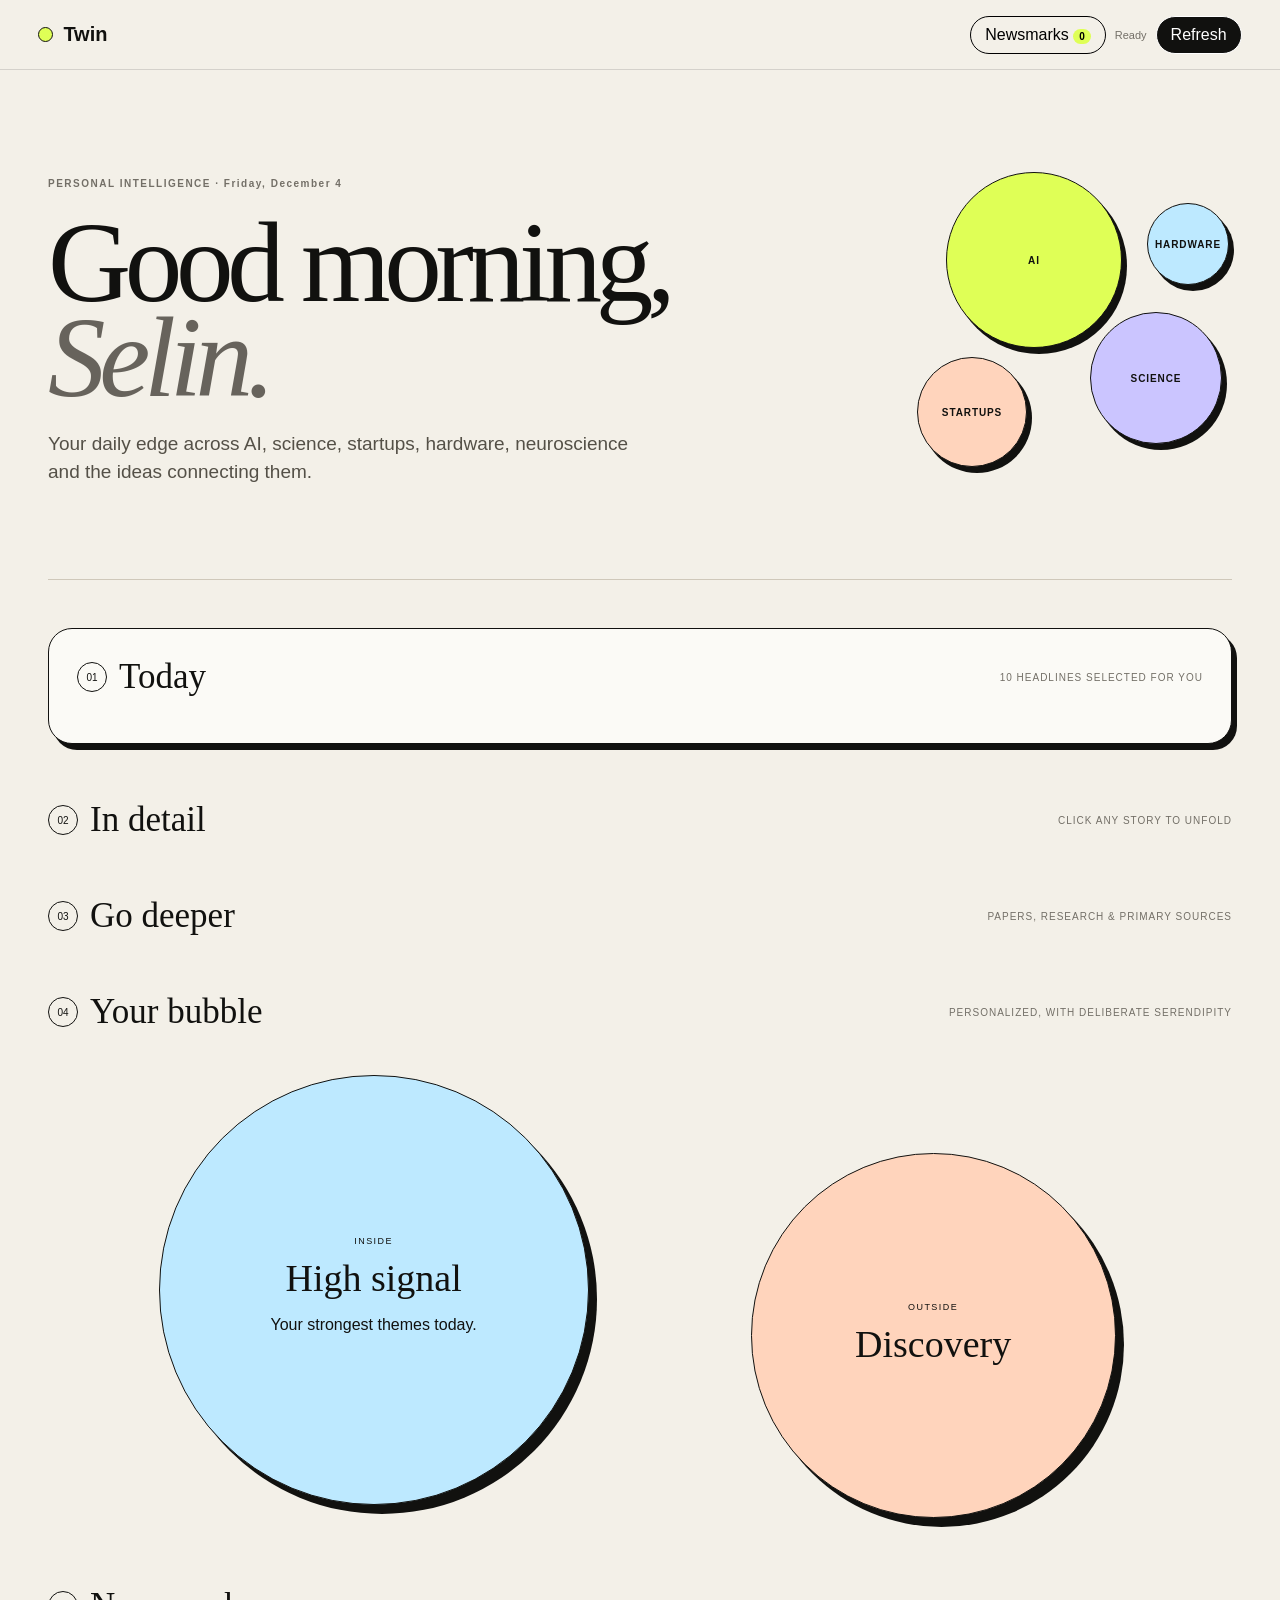
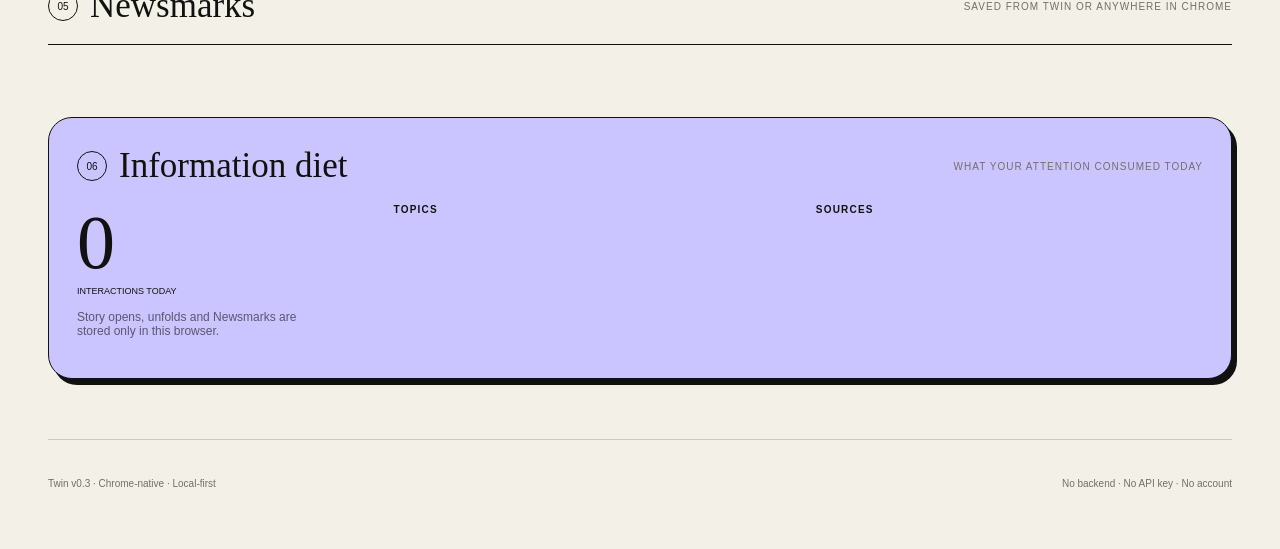
<file: dashboard.html>
<!doctype html><html><head><meta charset="utf-8"><meta name="viewport" content="width=device-width,initial-scale=1"><title>Twin — Morning Intelligence</title><link rel="stylesheet" href="dashboard.css"></head><body>
<header class="topbar"><a class="brand" href="#top"><span></span>Twin</a><nav><button id="newsmarksNav" class="pill">Newsmarks <b id="markCount">0</b></button><span id="status">Ready</span><button id="refresh" class="pill dark">Refresh</button></nav></header>
<main id="top"><section class="hero"><div><p class="eyebrow">PERSONAL INTELLIGENCE · <span id="date"></span></p><h1>Good morning,<br><em id="name">Selin.</em></h1><p class="lede">Your daily edge across AI, science, startups, hardware, neuroscience and the ideas connecting them.</p></div><div class="orbits"><i class="o ai">AI</i><i class="o sci">SCIENCE</i><i class="o vc">STARTUPS</i><i class="o hw">HARDWARE</i></div></section>
<section class="panel today"><div class="head"><div><span>01</span><h2>Today</h2></div><p>10 headlines selected for you</p></div><ol id="today"></ol></section>
<section><div class="head"><div><span>02</span><h2>In detail</h2></div><p>Click any story to unfold</p></div><div id="sections"></div></section>
<section><div class="head"><div><span>03</span><h2>Go deeper</h2></div><p>Papers, research & primary sources</p></div><div id="deep"></div></section>
<section><div class="head"><div><span>04</span><h2>Your bubble</h2></div><p>Personalized, with deliberate serendipity</p></div><div class="bubbleWrap"><div class="bubble inside"><div><small>INSIDE</small><strong>High signal</strong><p id="insideText">Your strongest themes today.</p></div></div><div class="bubble outside"><div><small>OUTSIDE</small><strong>Discovery</strong><div id="outside"></div></div></div></div></section>
<section id="newsmarks"><div class="head"><div><span>05</span><h2>Newsmarks</h2></div><p>Saved from Twin or anywhere in Chrome</p></div><div id="marks"></div></section>
<section class="panel diet"><div class="head"><div><span>06</span><h2>Information diet</h2></div><p>What your attention consumed today</p></div><div class="dietGrid"><div><strong id="dietTotal" class="big">0</strong><small>INTERACTIONS TODAY</small><p>Story opens, unfolds and Newsmarks are stored only in this browser.</p></div><div><h3>TOPICS</h3><div id="topicBars"></div></div><div><h3>SOURCES</h3><div id="sourceBars"></div></div></div></section>
<footer><span>Twin v0.3 · Chrome-native · Local-first</span><span>No backend · No API key · No account</span></footer></main><script type="module" src="dashboard.js"></script></body></html>
</file>
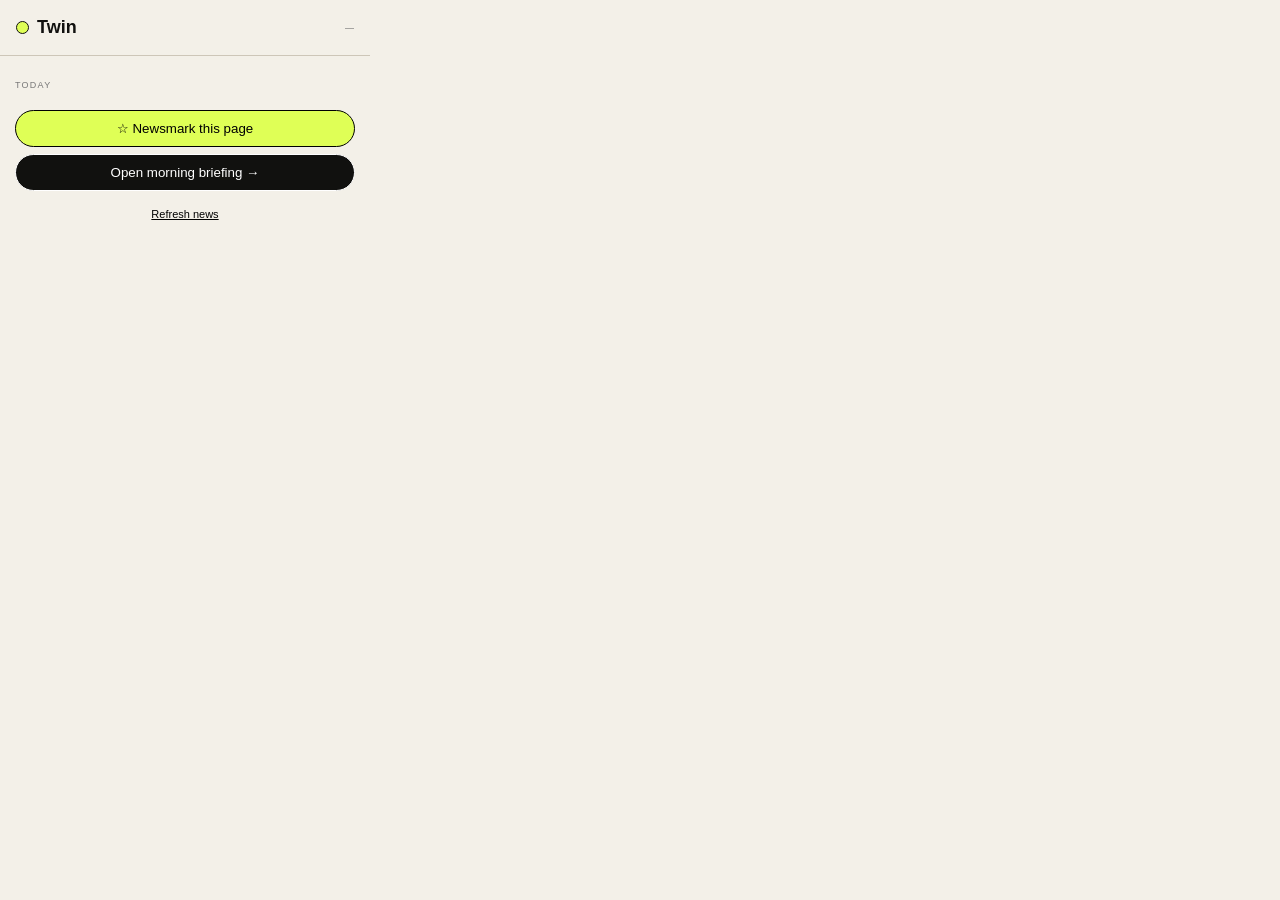
<file: popup.html>
<!doctype html><html><head><meta charset="utf-8"><link rel="stylesheet" href="popup.css"></head><body><header><b><i></i>Twin</b><span id="updated">—</span></header><main><p class="eyebrow">TODAY</p><ol id="top"></ol><button id="current" class="soft">☆ Newsmark this page</button><button id="open" class="main">Open morning briefing →</button><button id="refresh" class="text">Refresh news</button></main><script type="module" src="popup.js"></script></body></html>
</file>
<file: dashboard.css>
:root{--bg:#f3f0e8;--paper:#fbfaf6;--ink:#11110f;--muted:#736f67;--line:#cfc8ba;--lime:#dfff56;--lav:#cbc5ff;--sky:#bde9ff;--peach:#ffd4bc}*{box-sizing:border-box}html{scroll-behavior:smooth}body{margin:0;background:var(--bg);color:var(--ink);font-family:Arial,Helvetica,sans-serif}.topbar{height:70px;position:sticky;top:0;z-index:20;display:flex;align-items:center;justify-content:space-between;padding:0 3vw;border-bottom:1px solid rgba(0,0,0,.13);backdrop-filter:blur(18px);background:rgba(243,240,232,.91)}.brand{display:flex;gap:10px;align-items:center;color:inherit;text-decoration:none;font-weight:800;font-size:20px}.brand span{width:15px;height:15px;border:1px solid;border-radius:50%;background:var(--lime)}nav{display:flex;gap:9px;align-items:center}#status{font-size:11px;color:var(--muted)}button{font:inherit;cursor:pointer}.pill{border:1px solid;border-radius:999px;padding:9px 14px;background:transparent}.pill b{background:var(--lime);border-radius:99px;padding:2px 6px;font-size:10px}.pill.dark{background:var(--ink);color:white}main{max-width:1240px;margin:auto;padding:0 28px 60px}.hero{min-height:510px;display:grid;grid-template-columns:1.2fr .8fr;align-items:center;border-bottom:1px solid var(--line);padding:80px 0 55px}.eyebrow{font-size:10px;letter-spacing:.15em;color:var(--muted);font-weight:700}h1{font:400 clamp(66px,9vw,124px)/.82 Georgia,serif;letter-spacing:-.055em;margin:26px 0}h1 em{color:#67635c;font-weight:400}.lede{max-width:600px;color:#545047;font-size:19px;line-height:1.5}.orbits{height:340px;position:relative}.o{font-style:normal;position:absolute;border:1px solid;border-radius:50%;display:flex;align-items:center;justify-content:center;font-size:10px;letter-spacing:.09em;font-weight:800;box-shadow:5px 6px 0 var(--ink)}.ai{width:176px;height:176px;right:110px;top:5px;background:var(--lime)}.sci{width:132px;height:132px;right:10px;top:145px;background:var(--lav)}.vc{width:110px;height:110px;right:205px;top:190px;background:var(--peach)}.hw{width:82px;height:82px;right:3px;top:36px;background:var(--sky)}.panel{border:1px solid;border-radius:24px;background:var(--paper);box-shadow:5px 6px 0 var(--ink);padding:28px;margin-top:48px}.head{display:flex;align-items:center;justify-content:space-between;margin:56px 0 18px}.panel>.head{margin-top:0}.head>div{display:flex;align-items:center;gap:12px}.head span{width:30px;height:30px;border:1px solid;border-radius:50%;display:grid;place-items:center;font-size:10px}.head h2{font:400 35px Georgia,serif;margin:0}.head p{font-size:10px;letter-spacing:.1em;text-transform:uppercase;color:var(--muted)}#today{margin:0;padding:0;list-style:none;counter-reset:n}#today li{counter-increment:n;display:grid;grid-template-columns:38px 1fr auto;gap:10px;align-items:center;border-top:1px solid var(--line);min-height:59px}#today li:before{content:counter(n,decimal-leading-zero);font-size:10px;color:var(--muted)}.todayTitle{border:0;background:transparent;text-align:left;padding:13px 0;font:400 19px Georgia,serif}.todayTitle:hover{text-decoration:underline}.rowActions{display:flex;align-items:center;gap:6px}.round,.markBtn,.read{height:31px;border:1px solid;border-radius:999px;background:transparent;color:inherit;text-decoration:none;display:inline-grid;place-items:center;padding:0 10px;font-size:11px}.round{width:31px;padding:0}.marked{background:var(--lime)!important}.score{font-size:9px;border:1px solid;border-radius:99px;padding:5px 8px}.category{border-top:1px solid}.catTitle{display:flex;justify-content:space-between;padding:18px 0 10px}.catTitle h3,.diet h3{margin:0;font-size:10px;letter-spacing:.12em}.catTitle small{color:var(--muted)}details.story{border-top:1px solid var(--line)}details.story summary{list-style:none;cursor:pointer;display:grid;grid-template-columns:33px 1fr auto;gap:12px;align-items:center;padding:18px 4px}summary::-webkit-details-marker{display:none}.plus{width:25px;height:25px;border:1px solid;border-radius:50%;display:grid;place-items:center;transition:.2s}details[open] .plus{transform:rotate(45deg);background:var(--ink);color:white}.storyTitle{font:400 22px/1.18 Georgia,serif}.meta{font-size:9px;text-transform:uppercase;letter-spacing:.08em;color:var(--muted)}.body{padding:0 4px 24px 49px;display:grid;grid-template-columns:1fr 280px;gap:28px}.copy{color:#4c4942;font-size:14px;line-height:1.6}.why{padding:13px 15px;border-radius:12px;background:#e9e5da;color:#292720;margin-top:14px}.image{width:100%;height:175px;object-fit:cover;border:1px solid;border-radius:15px;background:var(--lav)}.fallback{display:grid;place-items:center;font:400 32px Georgia,serif}.tags,.actions{display:flex;gap:6px;flex-wrap:wrap;margin-top:13px}.tag{border:1px solid #aaa49a;border-radius:99px;padding:4px 7px;font-size:9px;text-transform:uppercase}.actions button,.actions a{border:1px solid;border-radius:999px;background:transparent;color:inherit;text-decoration:none;padding:8px 11px;font-size:11px}.focus{animation:f 1.35s}@keyframes f{25%{background:rgba(223,255,86,.55)}}.bubbleWrap{display:grid;grid-template-columns:1.1fr .9fr;min-height:480px;align-items:center;justify-items:center}.bubble{aspect-ratio:1;border:1px solid;border-radius:50%;display:grid;place-items:center;text-align:center;box-shadow:8px 9px 0}.bubble>div{width:70%}.bubble small{font-size:9px;letter-spacing:.16em}.bubble strong{display:block;font:400 38px Georgia,serif;margin:8px}.inside{width:min(430px,90%);background:var(--sky)}.outside{width:min(365px,90%);background:var(--peach);margin-left:-65px;margin-top:90px}.outside a{display:block;color:inherit;text-decoration:none;font-size:12px;margin:9px}.outside a:hover{text-decoration:underline}#marks{border-top:1px solid}.empty{padding:30px 0;color:var(--muted)}.diet{background:var(--lav);margin-top:72px}.dietGrid{display:grid;grid-template-columns:.8fr 1.1fr 1.1fr;gap:35px}.big{font:400 76px Georgia,serif;display:block;line-height:1}.dietGrid small{font-size:9px}.dietGrid p{font-size:12px;max-width:230px;color:#5b5670}.barrow{display:grid;grid-template-columns:100px 1fr 25px;gap:8px;align-items:center;font-size:10px;margin:9px 0}.bar{height:8px;border:1px solid;border-radius:99px;overflow:hidden}.bar i{display:block;height:100%;background:var(--ink)}footer{display:flex;justify-content:space-between;border-top:1px solid var(--line);margin-top:60px;padding-top:38px;font-size:10px;color:var(--muted)}@media(max-width:800px){main{padding:0 16px 45px}.hero{grid-template-columns:1fr;min-height:auto;padding-top:70px}.orbits{height:250px;margin-top:20px}.ai{right:80px}.sci{right:0}.vc{right:170px}.head p,#status{display:none}.body{grid-template-columns:1fr;padding-left:0}.bubbleWrap,.dietGrid{grid-template-columns:1fr}.outside{margin:-60px 0 0 80px}.meta{display:none}footer{display:block;line-height:1.8}}
</file>
<file: popup.css>
:root{--bg:#f3f0e8;--ink:#11110f;--lime:#dfff56;--line:#cdc6b8}*{box-sizing:border-box}body{margin:0;width:370px;background:var(--bg);color:var(--ink);font:13px Arial,sans-serif}header{height:56px;border-bottom:1px solid var(--line);display:flex;align-items:center;justify-content:space-between;padding:0 16px}header b{font-size:18px;display:flex;align-items:center;gap:8px}header i{width:13px;height:13px;background:var(--lime);border:1px solid;border-radius:50%}header span{font-size:9px;color:#777}main{padding:15px}.eyebrow{font-size:9px;letter-spacing:.14em;color:#777}ol{margin:0 0 13px;padding:0;list-style:none;counter-reset:x}li{counter-increment:x;display:grid;grid-template-columns:28px 1fr;border-top:1px solid var(--line);padding:9px 0;line-height:1.25}li:before{content:counter(x,decimal-leading-zero);font-size:9px;color:#777}li a{color:inherit;text-decoration:none;font-family:Georgia,serif;font-size:14px}li a:hover{text-decoration:underline}button{width:100%;padding:10px;border:1px solid;border-radius:999px;background:transparent;margin-top:7px;cursor:pointer}.main{background:var(--ink);color:white}.soft{background:var(--lime)}.text{border:0;font-size:11px;text-decoration:underline}
</file>
